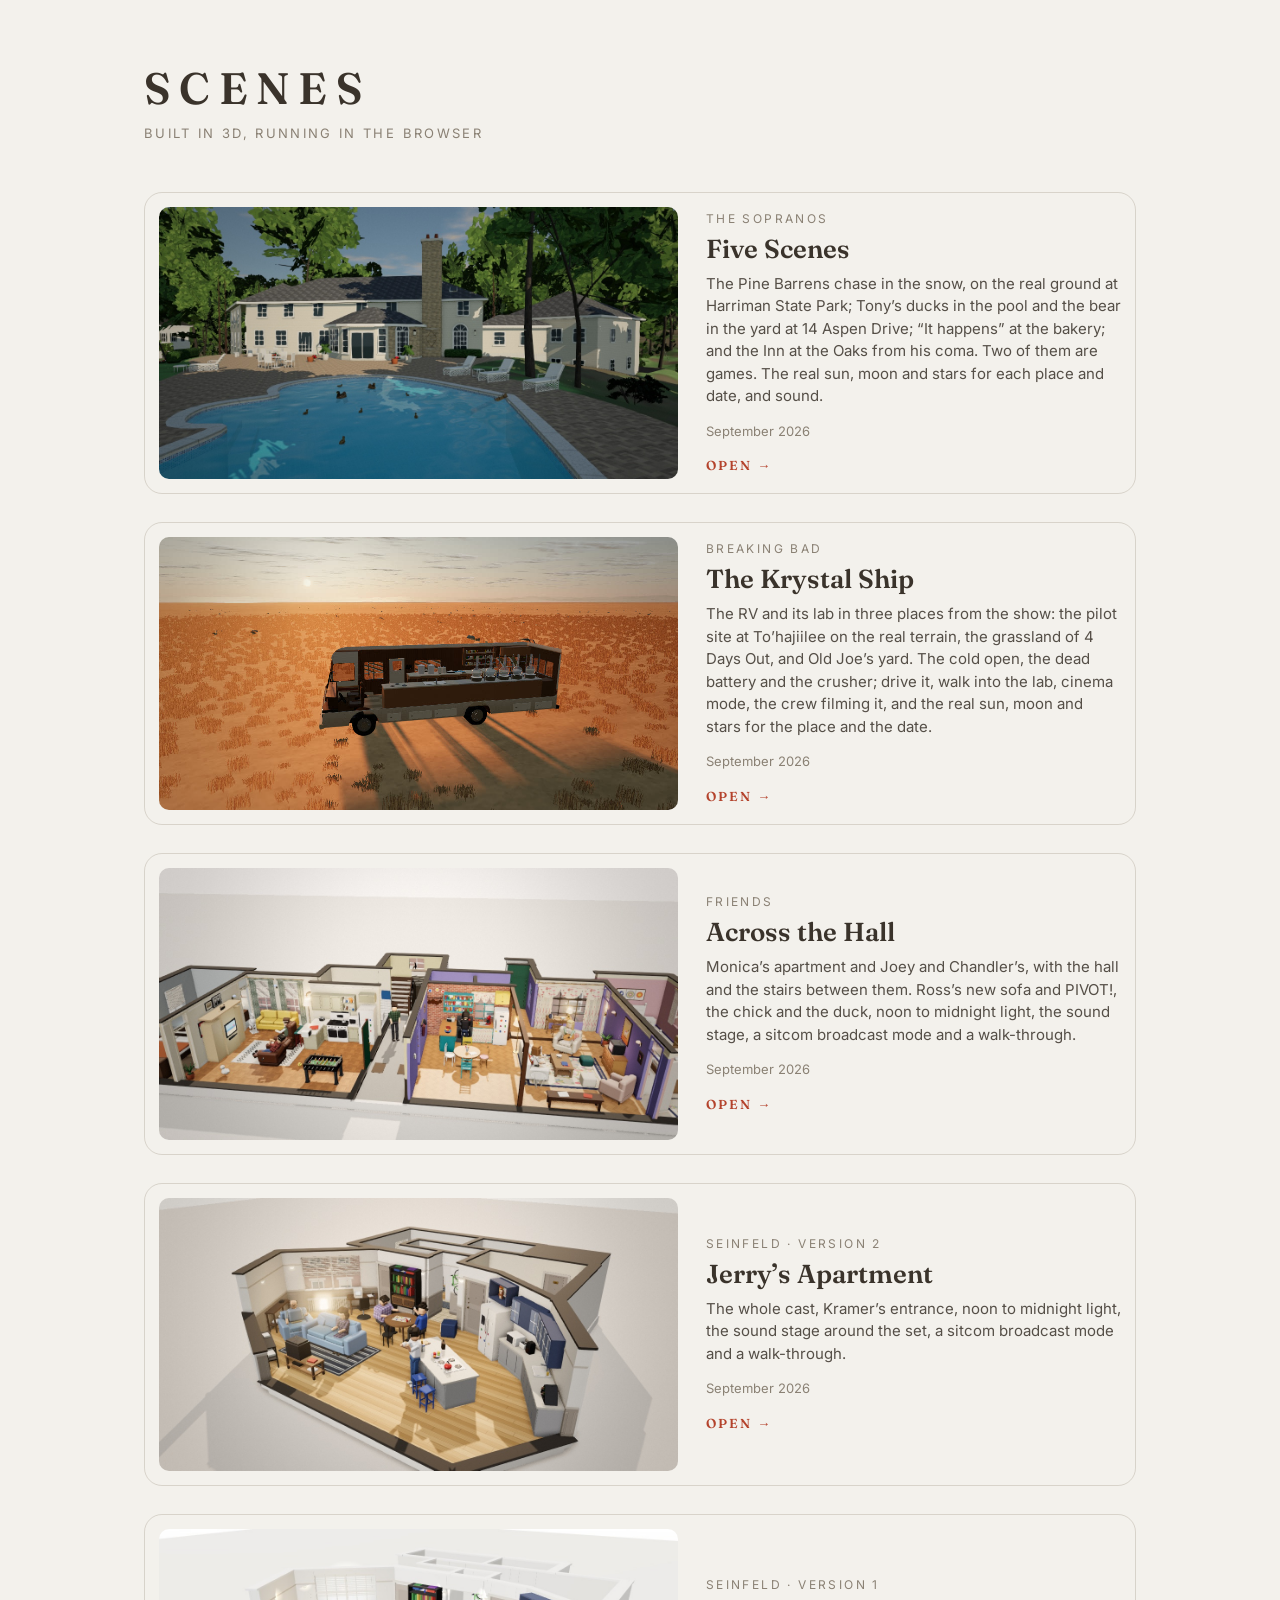
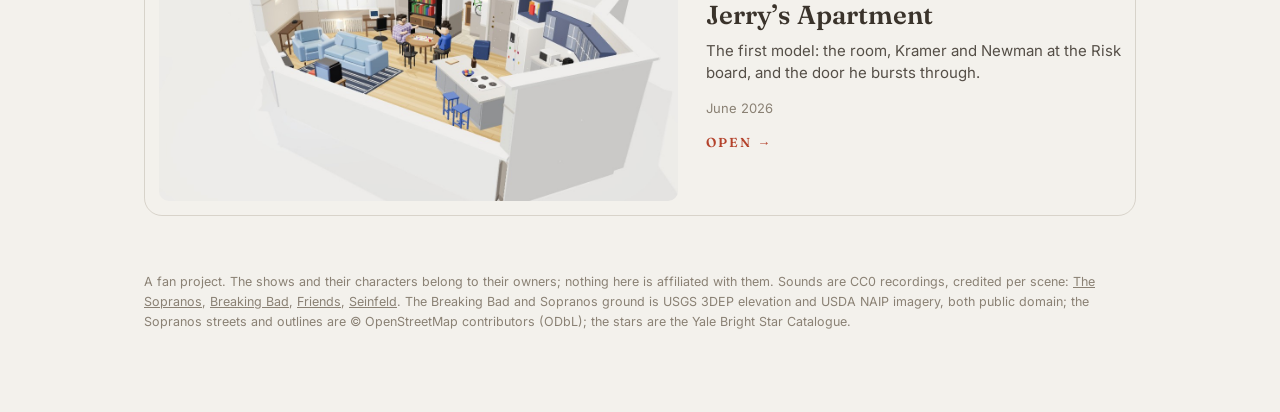
<file: index.html>
<!doctype html>
<html lang="en">
<head>
<meta charset="utf-8">
<meta name="viewport" content="width=device-width, initial-scale=1">
<title>Scenes · 3D</title>
<meta name="description" content="A collection of famous scenes, built in 3D and running in the browser.">
<meta property="og:title" content="Scenes · 3D">
<meta property="og:description" content="A collection of famous scenes, built in 3D and running in the browser.">
<meta property="og:image" content="https://barakalmog.github.io/scenes/seinfeld-v2/og.jpg">
<meta name="twitter:card" content="summary_large_image">
<link rel="icon" href="data:image/svg+xml,%3Csvg xmlns='http://www.w3.org/2000/svg' viewBox='0 0 64 64'%3E%3Crect x='14' y='4' width='36' height='56' rx='3' fill='%239a9189'/%3E%3Crect x='20' y='12' width='24' height='18' rx='1' fill='%238f877f'/%3E%3Crect x='20' y='35' width='24' height='18' rx='1' fill='%238f877f'/%3E%3Crect x='24' y='16' width='16' height='9' rx='1' fill='%23d8b465'/%3E%3Ccircle cx='44' cy='34' r='2.6' fill='%23d8b465'/%3E%3C/svg%3E">
<link rel="preconnect" href="https://fonts.googleapis.com">
<link rel="preconnect" href="https://fonts.gstatic.com" crossorigin>
<link rel="stylesheet" href="https://fonts.googleapis.com/css2?family=Fraunces:opsz,wght@9..144,500;9..144,600&family=Inter:wght@400;500&display=swap">
<style>
  :root { --ink: #3a332b; --muted: #8a8174; --paper: #f3f1ec; --line: rgba(120, 105, 85, .22); --accent: #b4432c; --shade: 0 14px 36px rgba(60, 48, 30, .14); }
  @media (prefers-color-scheme: dark) { :root { --ink: #efe7d8; --muted: #a79f92; --paper: #14161c; --line: rgba(230, 220, 200, .14); --shade: 0 14px 36px rgba(0, 0, 0, .5); } }
  * { box-sizing: border-box; }
  body { margin: 0; background: var(--paper); color: var(--ink); font: 16px/1.5 'Inter', system-ui, sans-serif; -webkit-font-smoothing: antialiased; }
  main { max-width: 1040px; margin: 0 auto; padding: 64px 24px 80px; }
  header h1 { margin: 0; font: 600 clamp(28px, 5vw, 44px)/1.1 'Fraunces', Georgia, serif; letter-spacing: .2em; }
  header p { margin: 12px 0 0; color: var(--muted); font-size: 13px; letter-spacing: .18em; text-transform: uppercase; }
  ol { list-style: none; margin: 48px 0 0; padding: 0; display: grid; gap: 28px; }
  li a { display: grid; grid-template-columns: minmax(0, 1.25fr) minmax(0, 1fr); gap: 28px; align-items: center; color: inherit; text-decoration: none;
    padding: 14px; border: 1px solid var(--line); border-radius: 18px; transition: transform .2s ease, box-shadow .2s ease; }
  li a:hover { transform: translateY(-2px); box-shadow: var(--shade); }
  li a:focus-visible { outline: 2px solid var(--accent); outline-offset: 3px; }
  img { width: 100%; aspect-ratio: 1200 / 630; object-fit: cover; border-radius: 10px; display: block; background: #dcd8d0; }
  .show { margin: 0; font-size: 12px; letter-spacing: .2em; text-transform: uppercase; color: var(--muted); }
  h2 { margin: 6px 0 8px; font: 600 26px/1.2 'Fraunces', Georgia, serif; }
  .what { margin: 0; font-size: 15px; opacity: .85; }
  .meta { margin: 14px 0 0; font-size: 13px; color: var(--muted); }
  .go { display: inline-block; margin-top: 16px; font: 600 13px 'Fraunces', Georgia, serif; letter-spacing: .16em; color: var(--accent); }
  footer { margin-top: 56px; font-size: 12.5px; color: var(--muted); line-height: 1.6; }
  footer a { color: inherit; }
  @media (max-width: 720px) { main { padding: 40px 16px 64px; } li a { grid-template-columns: 1fr; gap: 16px; } }
</style>
</head>
<body>
<main>
  <header>
    <h1>SCENES</h1>
    <p>Built in 3D, running in the browser</p>
  </header>
  <ol>
    <li>
      <a href="sopranos/">
        <img src="sopranos/og.jpg" alt="The back of the Soprano house in 3D: the tall brick chimney, the pool with the ducks, white lounge chairs on the patio" loading="lazy">
        <div>
          <p class="show">The Sopranos</p>
          <h2>Five Scenes</h2>
          <p class="what">The Pine Barrens chase in the snow, on the real ground at Harriman State Park; Tony&rsquo;s ducks in the pool and the bear in the yard at 14 Aspen Drive; &ldquo;It happens&rdquo; at the bakery; and the Inn at the Oaks from his coma. Two of them are games. The real sun, moon and stars for each place and date, and sound.</p>
          <p class="meta">September 2026</p>
          <span class="go">OPEN &rarr;</span>
        </div>
      </a>
    </li>
    <li>
      <a href="breaking-bad/">
        <img src="breaking-bad/og.jpg" alt="The RV with one wall cut away to show the lab, on golden grassland against a low sun" loading="lazy">
        <div>
          <p class="show">Breaking Bad</p>
          <h2>The Krystal Ship</h2>
          <p class="what">The RV and its lab in three places from the show: the pilot site at To&rsquo;hajiilee on the real terrain, the grassland of 4 Days Out, and Old Joe&rsquo;s yard. The cold open, the dead battery and the crusher; drive it, walk into the lab, cinema mode, the crew filming it, and the real sun, moon and stars for the place and the date.</p>
          <p class="meta">September 2026</p>
          <span class="go">OPEN &rarr;</span>
        </div>
      </a>
    </li>
    <li>
      <a href="friends/">
        <img src="friends/og.jpg" alt="Monica’s apartment and Joey and Chandler’s in 3D, across the hall from each other, with the cast at home" loading="lazy">
        <div>
          <p class="show">Friends</p>
          <h2>Across the Hall</h2>
          <p class="what">Monica&rsquo;s apartment and Joey and Chandler&rsquo;s, with the hall and the stairs between them. Ross&rsquo;s new sofa and PIVOT!, the chick and the duck, noon to midnight light, the sound stage, a sitcom broadcast mode and a walk-through.</p>
          <p class="meta">September 2026</p>
          <span class="go">OPEN &rarr;</span>
        </div>
      </a>
    </li>
    <li>
      <a href="seinfeld-v2/">
        <img src="seinfeld-v2/og.jpg" alt="Jerry's apartment in 3D: the living room, kitchen and cast, lit by late afternoon sun" loading="lazy">
        <div>
          <p class="show">Seinfeld &middot; version 2</p>
          <h2>Jerry&rsquo;s Apartment</h2>
          <p class="what">The whole cast, Kramer&rsquo;s entrance, noon to midnight light, the sound stage around the set, a sitcom broadcast mode and a walk-through.</p>
          <p class="meta">September 2026</p>
          <span class="go">OPEN &rarr;</span>
        </div>
      </a>
    </li>
    <li>
      <a href="seinfeld-v1/">
        <img src="seinfeld-v1/preview.jpg" alt="The first model of Jerry's apartment: the room in soft light with Kramer and Newman at the table" loading="lazy">
        <div>
          <p class="show">Seinfeld &middot; version 1</p>
          <h2>Jerry&rsquo;s Apartment</h2>
          <p class="what">The first model: the room, Kramer and Newman at the Risk board, and the door he bursts through.</p>
          <p class="meta">June 2026</p>
          <span class="go">OPEN &rarr;</span>
        </div>
      </a>
    </li>
  </ol>
  <footer>
    A fan project. The shows and their characters belong to their owners; nothing here is affiliated with them.
    Sounds are CC0 recordings, credited per scene: <a href="https://github.com/BarakAlmog/scenes/blob/main/sopranos/audio/CREDITS.md">The Sopranos</a>, <a href="https://github.com/BarakAlmog/scenes/blob/main/breaking-bad/audio/CREDITS.md">Breaking Bad</a>, <a href="https://github.com/BarakAlmog/scenes/blob/main/friends/audio/CREDITS.md">Friends</a>, <a href="https://github.com/BarakAlmog/scenes/blob/main/seinfeld-v2/audio/CREDITS.md">Seinfeld</a>.
    The Breaking Bad and Sopranos ground is USGS 3DEP elevation and USDA NAIP imagery, both public domain; the Sopranos streets and outlines are &copy; OpenStreetMap contributors (ODbL); the stars are the Yale Bright Star Catalogue.
  </footer>
</main>
</body>
</html>
</file>
